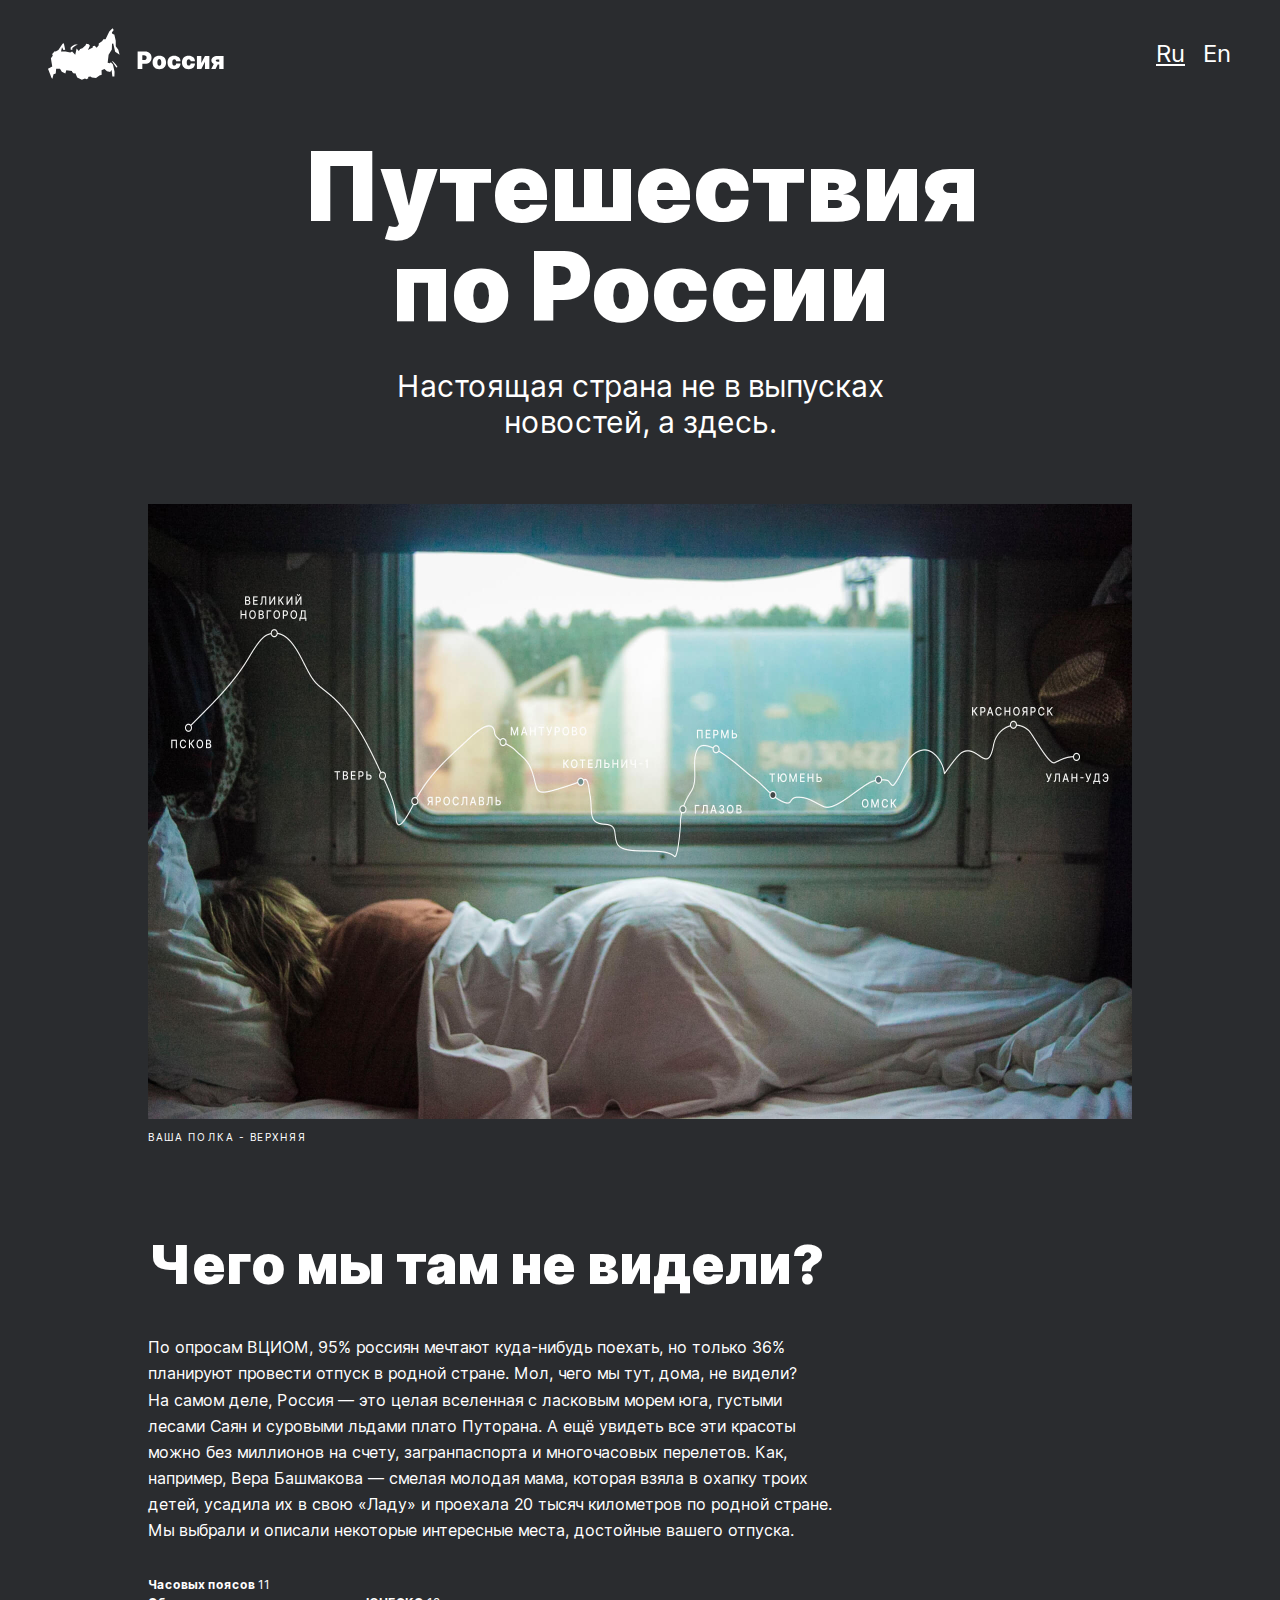
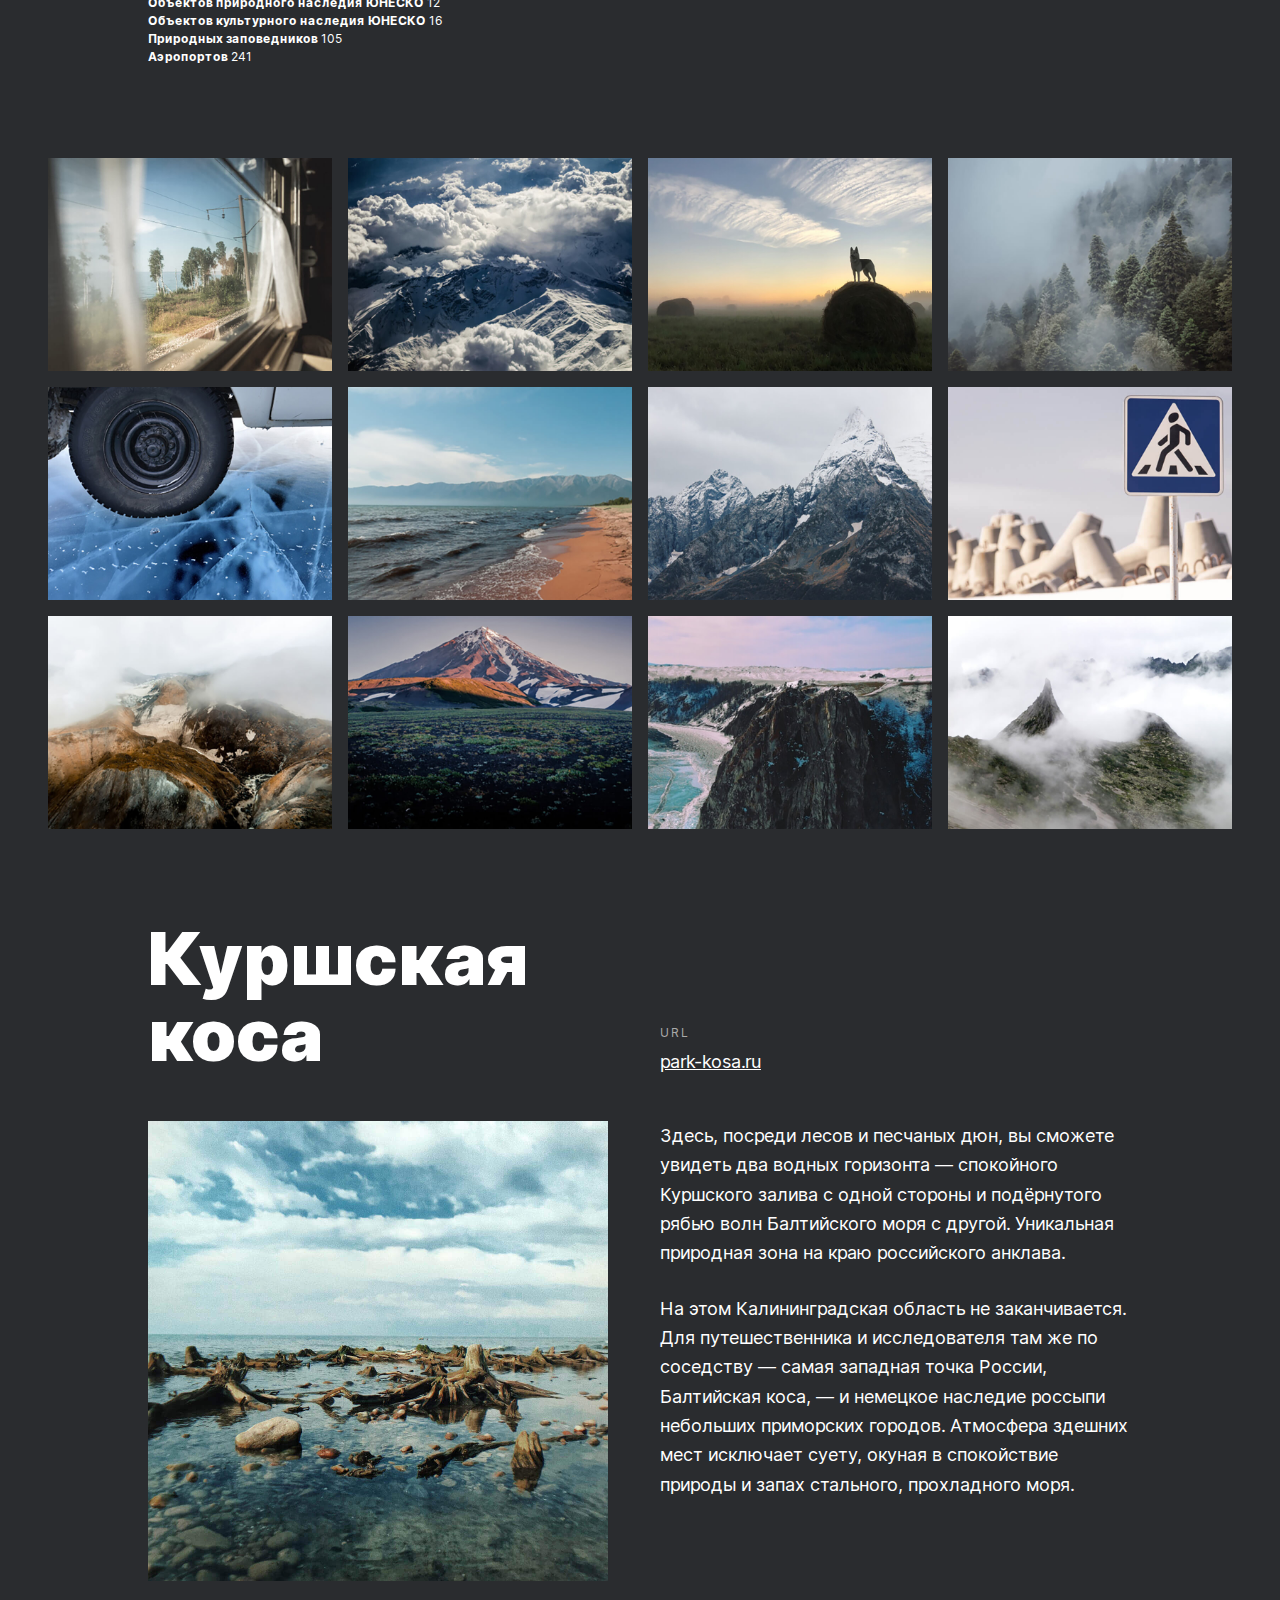
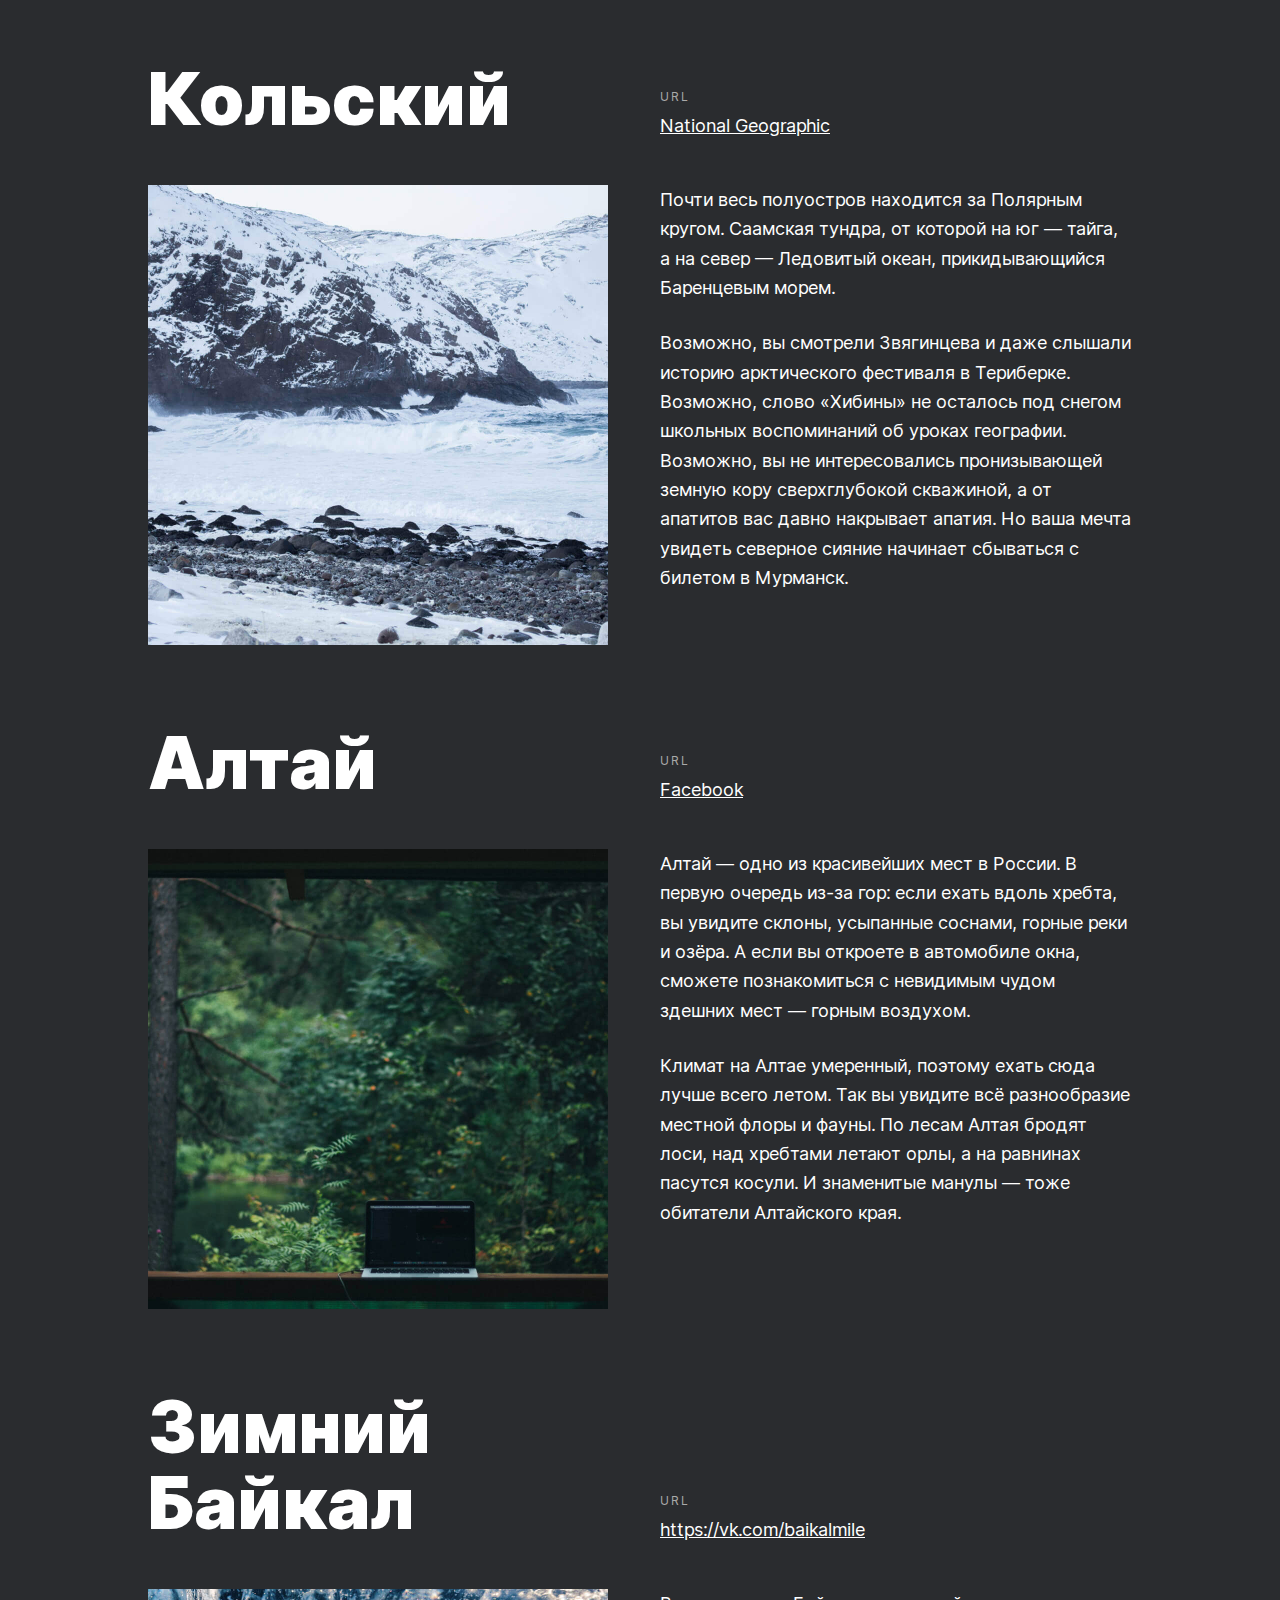
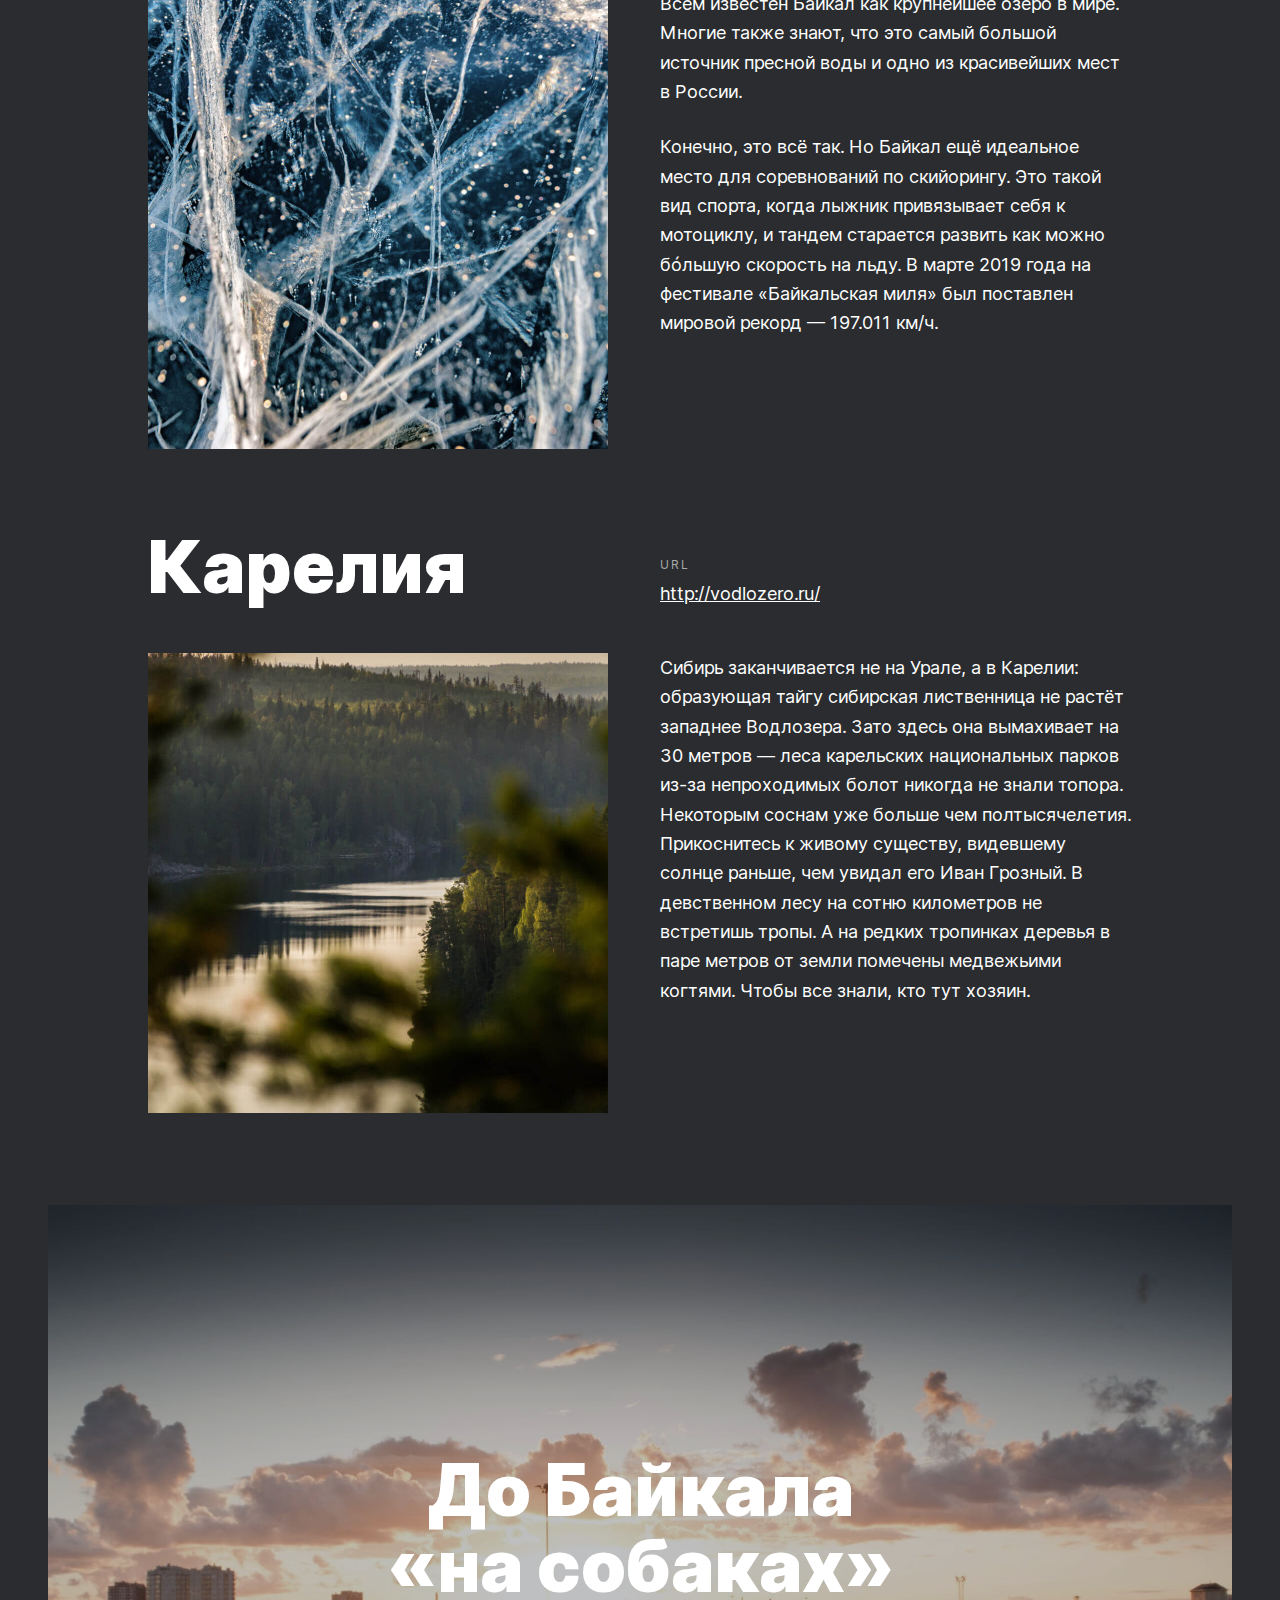
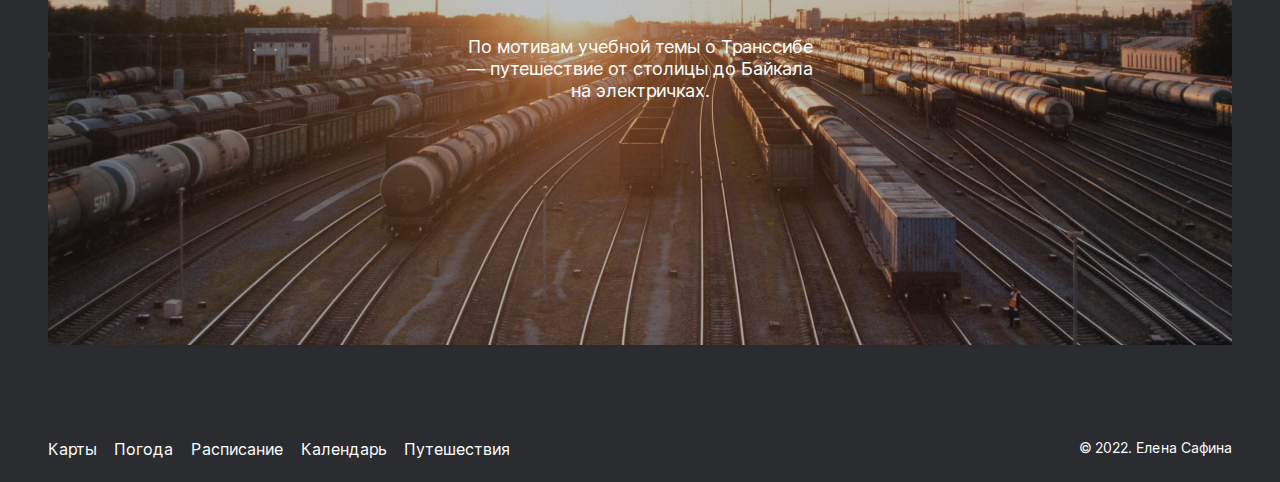
<file: index.html>
<!DOCTYPE html>
<html lang="ru">

<head>
    <meta charset="UTF-8">
    <meta name="viewport" content="width=device-width, initial-scale=1.0">
    <link rel="stylesheet" href="./pages/index.css">
    <title>Путешествия по России</title>
</head>

<body>

    <div class="page">

        <header class="header">
            <img class="header__logo" src="./images/header-logo.svg" alt="Логотип Яндекс">
            <div class="header__lang-links">
                <a href="./travel.html" class="header__lang-link header__lang-link_active">Ru</a>
                <a href="#" class="header__lang-link">En</a>
            </div>
        </header>

        <main class="content">

            <section class="lead">
                <h1 class="lead__title">Путешествия по России</h1>
                <p class="lead__subtitle">Настоящая страна не в выпусках новостей, а здесь.</p>
                <div>
                    <img class="lead__image" src="./images/lead-polka.jpg"
                        alt="Вид на спящего в поезде человека у окна">
                    <p class="lead__caption">Ваша полка - верхняя</p>
                </div>
            </section>

            <section class="intro">
                <h2 class="intro__title">Чего мы там не видели?</h2>
                <p class="intro__text">По&nbsp;опросам ВЦИОМ, 95% россиян мечтают куда-нибудь поехать,
                    но только 36% планируют провести отпуск в&nbsp;родной стране. Мол, чего мы&nbsp;тут, дома,
                    не&nbsp;видели? На&nbsp;самом деле, Россия&nbsp;&mdash; это целая вселенная с&nbsp;ласковым морем
                    юга, густыми лесами Саян и&nbsp;суровыми льдами плато Путорана. А&nbsp;ещё увидеть все эти красоты
                    можно без миллионов на&nbsp;счету, загранпаспорта и&nbsp;многочасовых перелетов. Как, например, Вера
                    Башмакова&nbsp;&mdash; смелая молодая мама, которая взяла в&nbsp;охапку троих детей, усадила
                    их&nbsp;в&nbsp;свою &laquo;Ладу&raquo; и&nbsp;проехала 20 тысяч километров по&nbsp;родной стране.
                    Мы&nbsp;выбрали и&nbsp;описали некоторые интересные места, достойные вашего отпуска.</p>
                <ul class="intro__list">
                    <li class="intro__list-item"><span class="intro__list-item-span">Часовых поясов </span>11</li>
                    <li class="intro__list-item"><span class="intro__list-item-span">Объектов природного наследия ЮНЕСКО
                        </span>12</li>
                    <li class="intro__list-item"><span class="intro__list-item-span">Объектов культурного наследия
                            ЮНЕСКО </span>16</li>
                    <li class="intro__list-item"><span class="intro__list-item-span">Природных заповедников </span>105
                    </li>
                    <li class="intro__list-item"><span class="intro__list-item-span">Аэропортов </span>241</li>
                </ul>
            </section>

            <section class="photo-grid">
                <img src="./images/photo-grid-train.jpg" alt="Вид из окна поезда" class="photo-grid__item">
                <img src="./images/photo-grid-atharva-tulsi.jpg" alt="Атхарва Тулси горы в облаках"
                    class="photo-grid__item">
                <img src="./images/photo-grid-tuman.jpg" alt="Поле в тумане" class="photo-grid__item">
                <img src="./images/photo-grid-sochi.jpg" alt="Холмы в тумане Сочи" class="photo-grid__item">
                <img src="./images/photo-grid-arisa.jpg" alt="Лёд Ариса" class="photo-grid__item">
                <img src="./images/photo-grid-baikal.jpg" alt="Байкал на фоне гор" class="photo-grid__item">
                <img src="./images/photo-grid-elbrus.jpg" alt="Эльбрус" class="photo-grid__item">
                <img src="./images/photo-grid-kondratiev.jpg" alt="Знак пешеходного перехода на фоне волнорезов"
                    class="photo-grid__item">
                <img src="./images/photo-grid-kamchatka-1.jpg" alt="Холмы Камчатки в облаках" class="photo-grid__item">
                <img src="./images/photo-grid-kamchatka-2.jpg" alt="Вулкан Камчатки" class="photo-grid__item">
                <img src="./images/photo-grid-baikal-2.jpg" alt="Горы Байкала" class="photo-grid__item">
                <img src="./images/photo-grid-ergaki.jpg" alt="Холмы в тумане Ергаки" class="photo-grid__item">
            </section>

            <section class="places">

                <div class="place">
                    <h2 class="place__title">Куршская коса</h2>
                    <div class="place__website">
                        <p class="place__url-heading">URL</p>
                        <a href="https://park-kosa.ru/" class="place__link">park-kosa.ru</a>
                    </div>
                    <img src="./images/place-kosa.jpg" alt="Воды Куршской косы" class="place__image">
                    <div class="place__paragraphs">
                        <p class="place__paragraph">Здесь, посреди лесов и песчаных дюн, вы сможете увидеть два
                            водных
                            горизонта
                            — спокойного Куршского залива с одной стороны и подёрнутого рябью волн Балтийского моря
                            с
                            другой.
                            Уникальная природная зона на краю российского анклава.</p>
                        <p class="place__paragraph">На этом Калининградская область не заканчивается. Для
                            путешественника и
                            исследователя там же по соседству — самая западная точка России, Балтийская коса, — и
                            немецкое
                            наследие россыпи небольших приморских городов. Атмосфера здешних мест исключает суету,
                            окуная в
                            спокойствие природы и запах стального, прохладного моря.</p>
                    </div>
                </div>

                <div class="place">
                    <h2 class="place__title">Кольский</h2>
                    <img src="./images/place-kolsky.jpg" alt="Горы Кольского полуострова" class="place__image">
                    <div class="place__website">
                        <p class="place__url-heading">URL</p>
                        <a href="https://yourshot.nationalgeographic.com/photos/?keywords=kolskiy"
                            class="place__link">National Geographic</a>
                    </div>
                    <div class="place__paragraphs">
                        <p class="place__paragraph">Почти весь полуостров находится за Полярным кругом. Саамская
                            тундра,
                            от
                            которой на юг —
                            тайга, а на север — Ледовитый океан, прикидывающийся Баренцевым морем.</p>
                        <p class="place__paragraph">Возможно, вы смотрели Звягинцева и даже слышали историю
                            арктического
                            фестиваля в Териберке. Возможно, слово «Хибины» не осталось под снегом школьных
                            воспоминаний
                            об
                            уроках географии. Возможно, вы не интересовались пронизывающей земную кору сверхглубокой
                            скважиной,
                            а от апатитов вас давно накрывает апатия. Но ваша мечта увидеть северное сияние начинает
                            сбываться с
                            билетом
                            в Мурманск.</p>
                    </div>
                </div>

                <div class="place">
                    <h2 class="place__title">Алтай</h2>
                    <img src="./images/place-altai.jpg" alt="Ноутбук на фоне леса Алтая" class="place__image">
                    <div class="place__website">
                        <p class="place__url-heading">URL</p>
                        <a href="https://www.facebook.com/vera.bashmakova/posts/10156011613718822"
                            class="place__link">Facebook</a>
                    </div>
                    <div class="place__paragraphs">
                        <p class="place__paragraph">Алтай — одно из красивейших мест в России.
                            В первую очередь из-за гор: если ехать вдоль хребта, вы увидите склоны, усыпанные
                            соснами,
                            горные
                            реки и озёра. А если вы откроете в автомобиле окна, сможете познакомиться с невидимым
                            чудом
                            здешних
                            мест — горным воздухом.</p>
                        <p class="place__paragraph">Климат на Алтае умеренный, поэтому ехать сюда лучше всего летом.
                            Так
                            вы
                            увидите всё разнообразие местной флоры и фауны. По лесам Алтая бродят лоси, над хребтами
                            летают
                            орлы, а на равнинах пасутся косули. И знаменитые манулы — тоже обитатели Алтайского
                            края.
                        </p>
                    </div>
                </div>

                <div class="place">
                    <h2 class="place__title">Зимний Байкал</h2>
                    <img src="./images/place-winter-baikal.jpg" alt="Лёд Байкала" class="place__image">
                    <div class="place__website">
                        <p class="place__url-heading">URL</p>
                        <a href="https://vk.com/baikalmile" class="place__link">https://vk.com/baikalmile</a>
                    </div>
                    <div class="place__paragraphs">
                        <p class="place__paragraph">Всем известен Байкал как крупнейшее озеро
                            в мире. Многие также знают, что это самый большой источник пресной воды и одно из
                            красивейших
                            мест в
                            России.</p>
                        <p class="place__paragraph">Конечно, это всё так. Но Байкал ещё идеальное место
                            для соревнований
                            по
                            скийорингу. Это такой вид спорта, когда лыжник привязывает себя
                            к мотоциклу, и тандем старается развить как можно бóльшую скорость на льду. В марте 2019
                            года на
                            фестивале «Байкальская миля» был поставлен мировой рекорд — 197.011 км/ч.</p>
                    </div>
                </div>

                <div class="place">
                    <h2 class="place__title">Карелия</h2>
                    <img src="./images/place-karelia.jpg" alt="Лес Карелии" class="place__image">
                    <div class="place__website">
                        <p class="place__url-heading">URL</p>
                        <a href="http://vodlozero.ru/" class="place__link">http://vodlozero.ru/</a>
                    </div>
                    <div class="place__paragraphs">
                        <p class="place__paragraph">Сибирь заканчивается не на Урале, а в Карелии: образующая тайгу
                            сибирская
                            лиственница не растёт западнее Водлозера. Зато здесь она вымахивает на 30 метров — леса
                            карельских
                            национальных парков из-за непроходимых болот никогда не знали топора. Некоторым соснам
                            уже
                            больше
                            чем полтысячелетия. Прикоснитесь к живому существу, видевшему солнце раньше, чем увидал
                            его
                            Иван
                            Грозный.
                            В девственном лесу на сотню километров не встретишь тропы. А на редких тропинках деревья
                            в паре метров от земли помечены медвежьими когтями. Чтобы все знали, кто тут хозяин.</p>
                    </div>
                </div>
            </section>

            <section class="cover">
                <a class="cover__link" href="https://stampsy.com/na-elektrichkakh-do-baikala">
                    <img class="cover__background" src="./images/cover-trains.jpg" alt="Железнодорожные пути в закате">
                    <div class="cover__overlay">
                        <h2 class="cover__title">До&nbsp;Байкала &laquo;на&nbsp;собаках&raquo;</h2>
                        <p class="cover__subtitle">По&nbsp;мотивам&nbsp;учебной&nbsp;темы о&nbsp;Транссибе&mdash;
                            путешествие
                            от&nbsp;столицы&nbsp;до&nbsp;Байкала на электричках.</p>
                    </div>
                </a>
            </section>
        </main>

        <footer class="footer">
            <nav class="footer__nav">
                <a href="https://yandex.ru/maps" class="footer__link">Карты</a>
                <a href="https://yandex.ru/pogoda" class="footer__link">Погода</a>
                <a href="https://rasp.yandex.ru" class="footer__link">Расписание</a>
                <a href="https://calendar.yandex.ru" class="footer__link">Календарь</a>
                <a href="https://travel.yandex.ru" class="footer__link">Путешествия</a>
            </nav>
            <p class="footer__copyright">© 2022. Елена Сафина</p>
        </footer>


    </div>

</body>

</html>
</file>
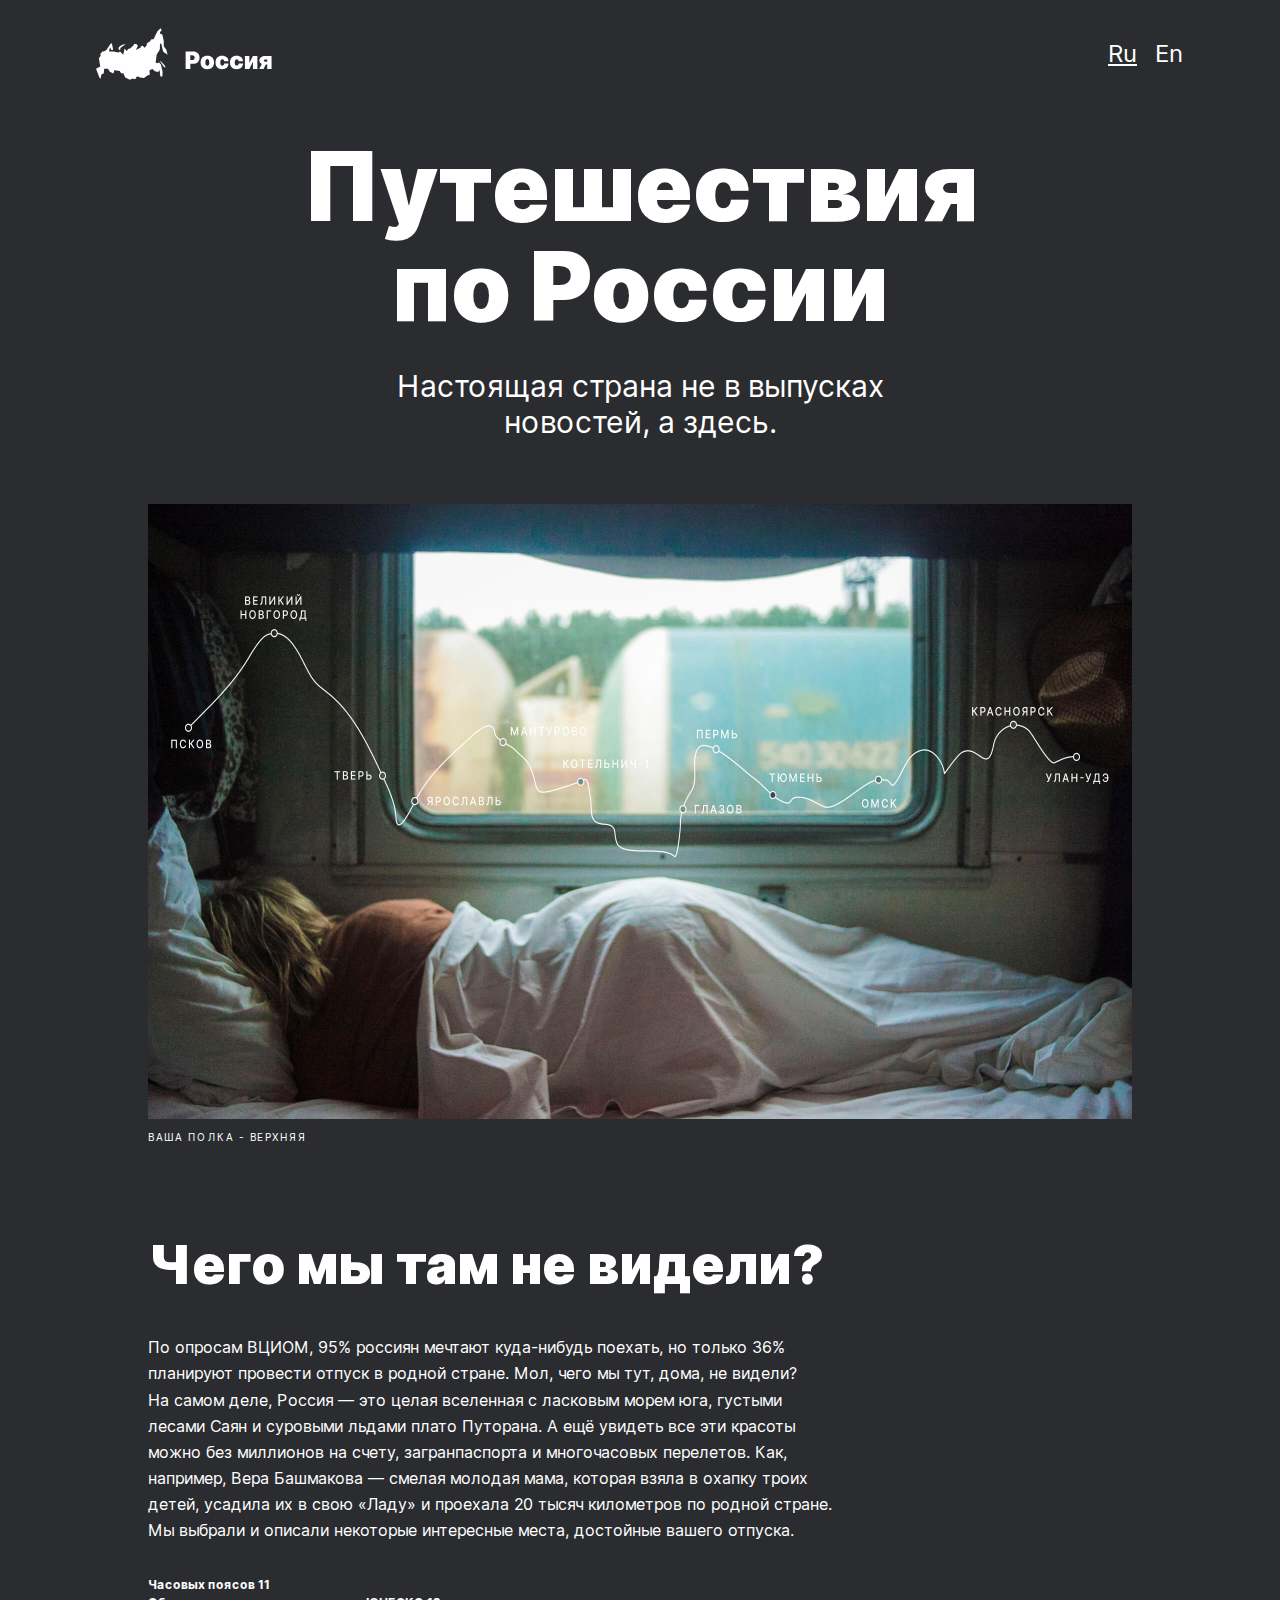
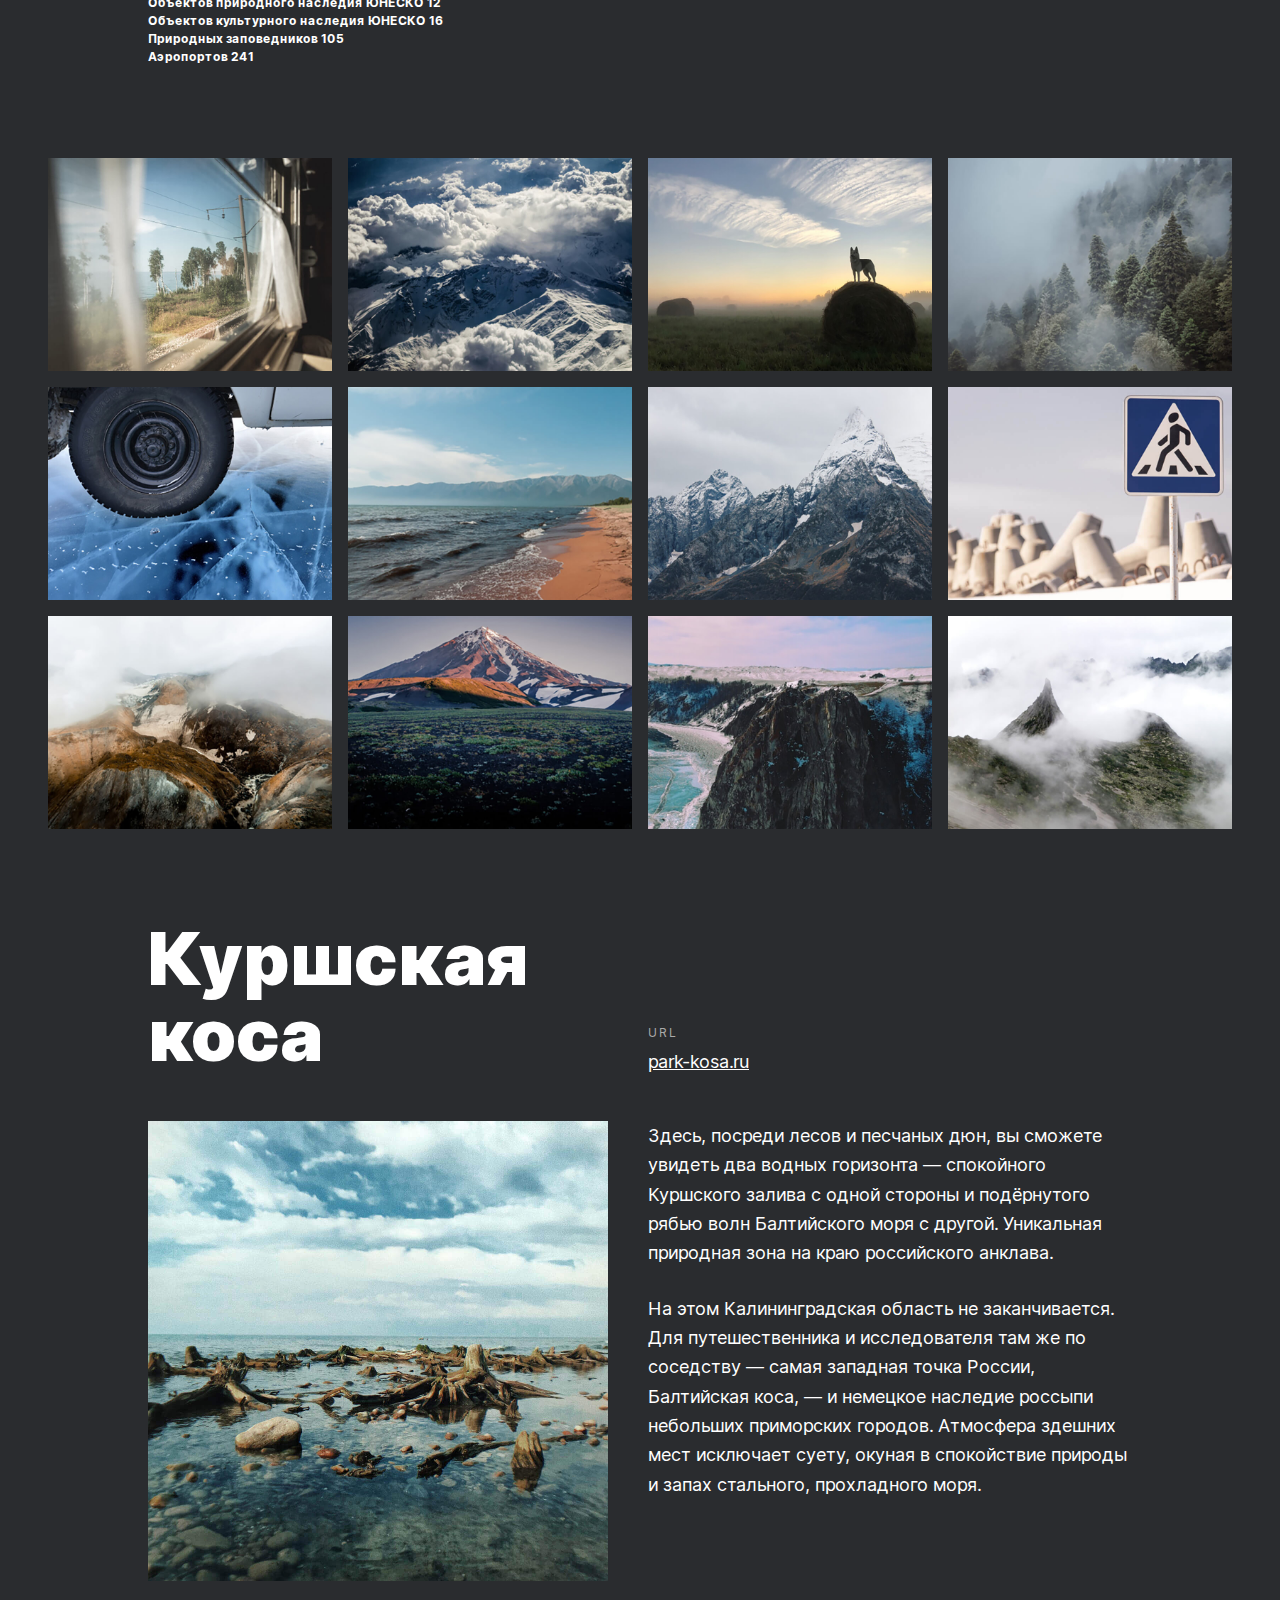
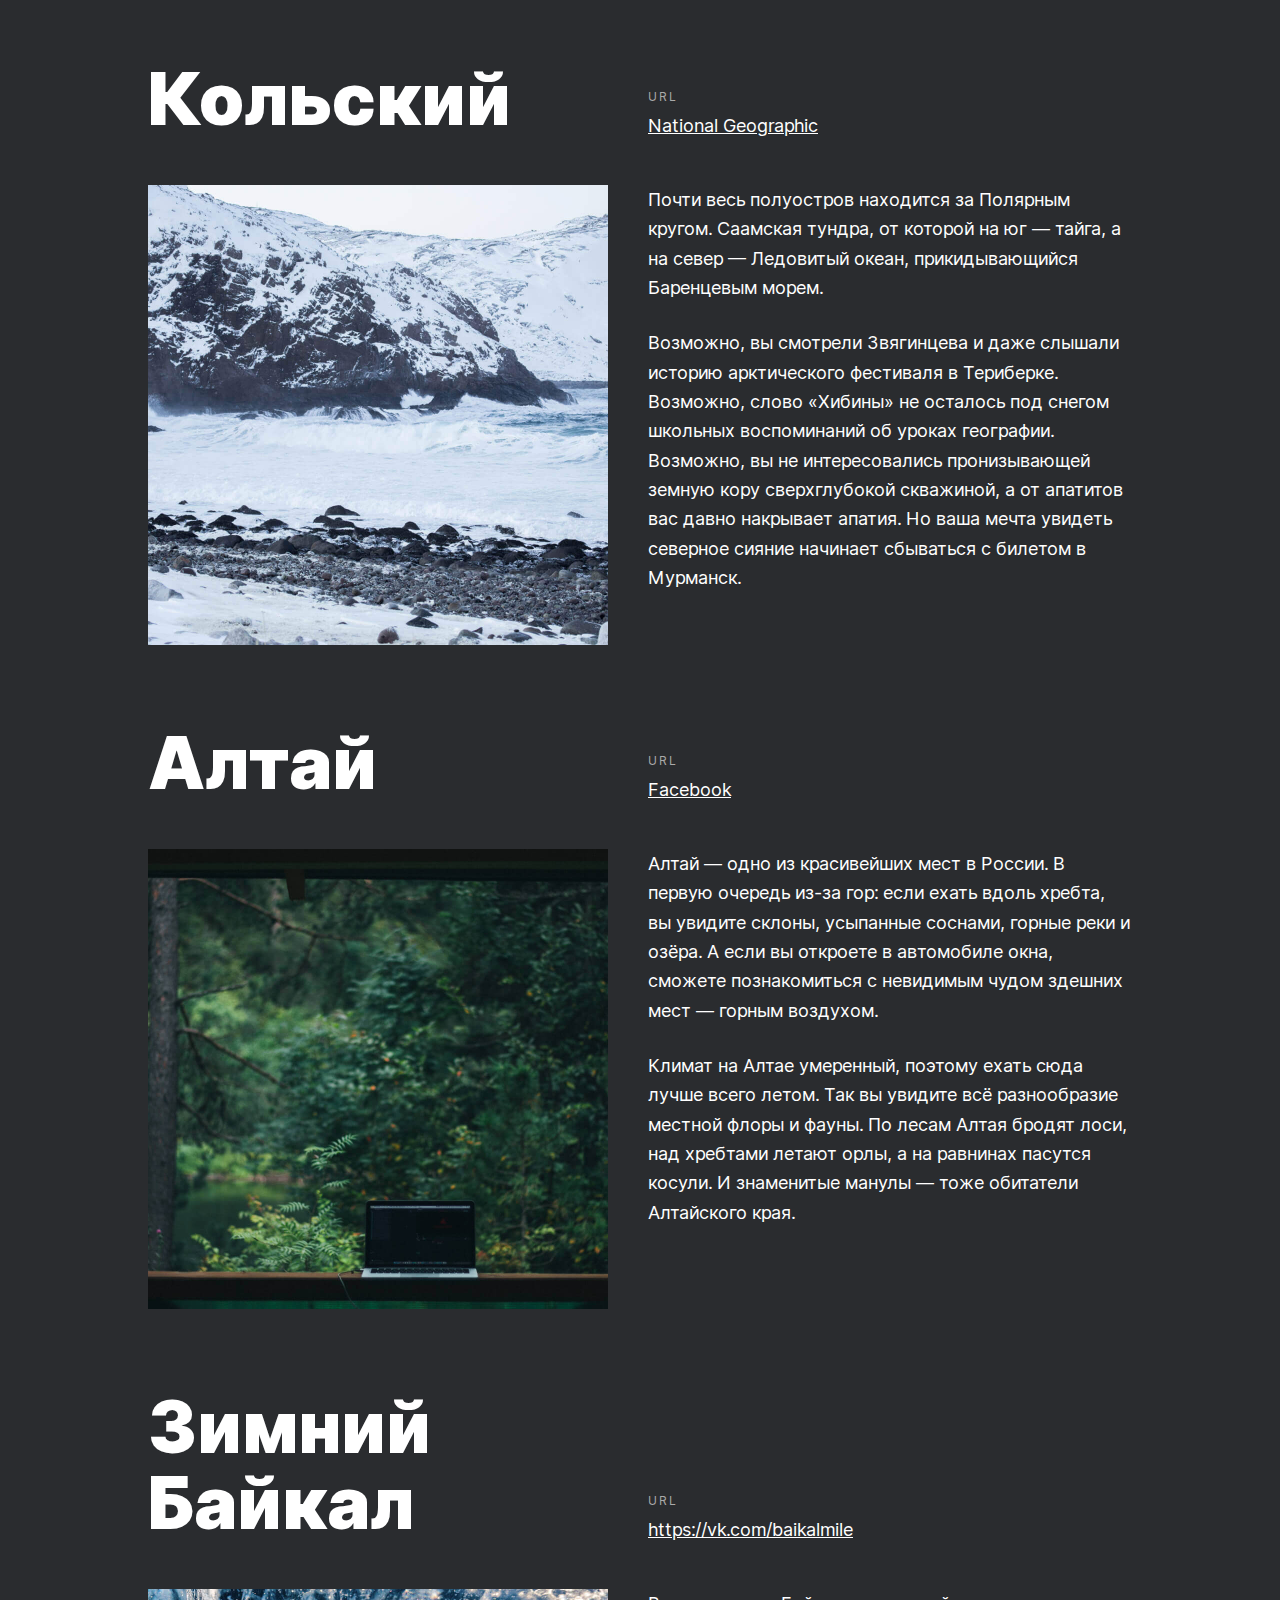
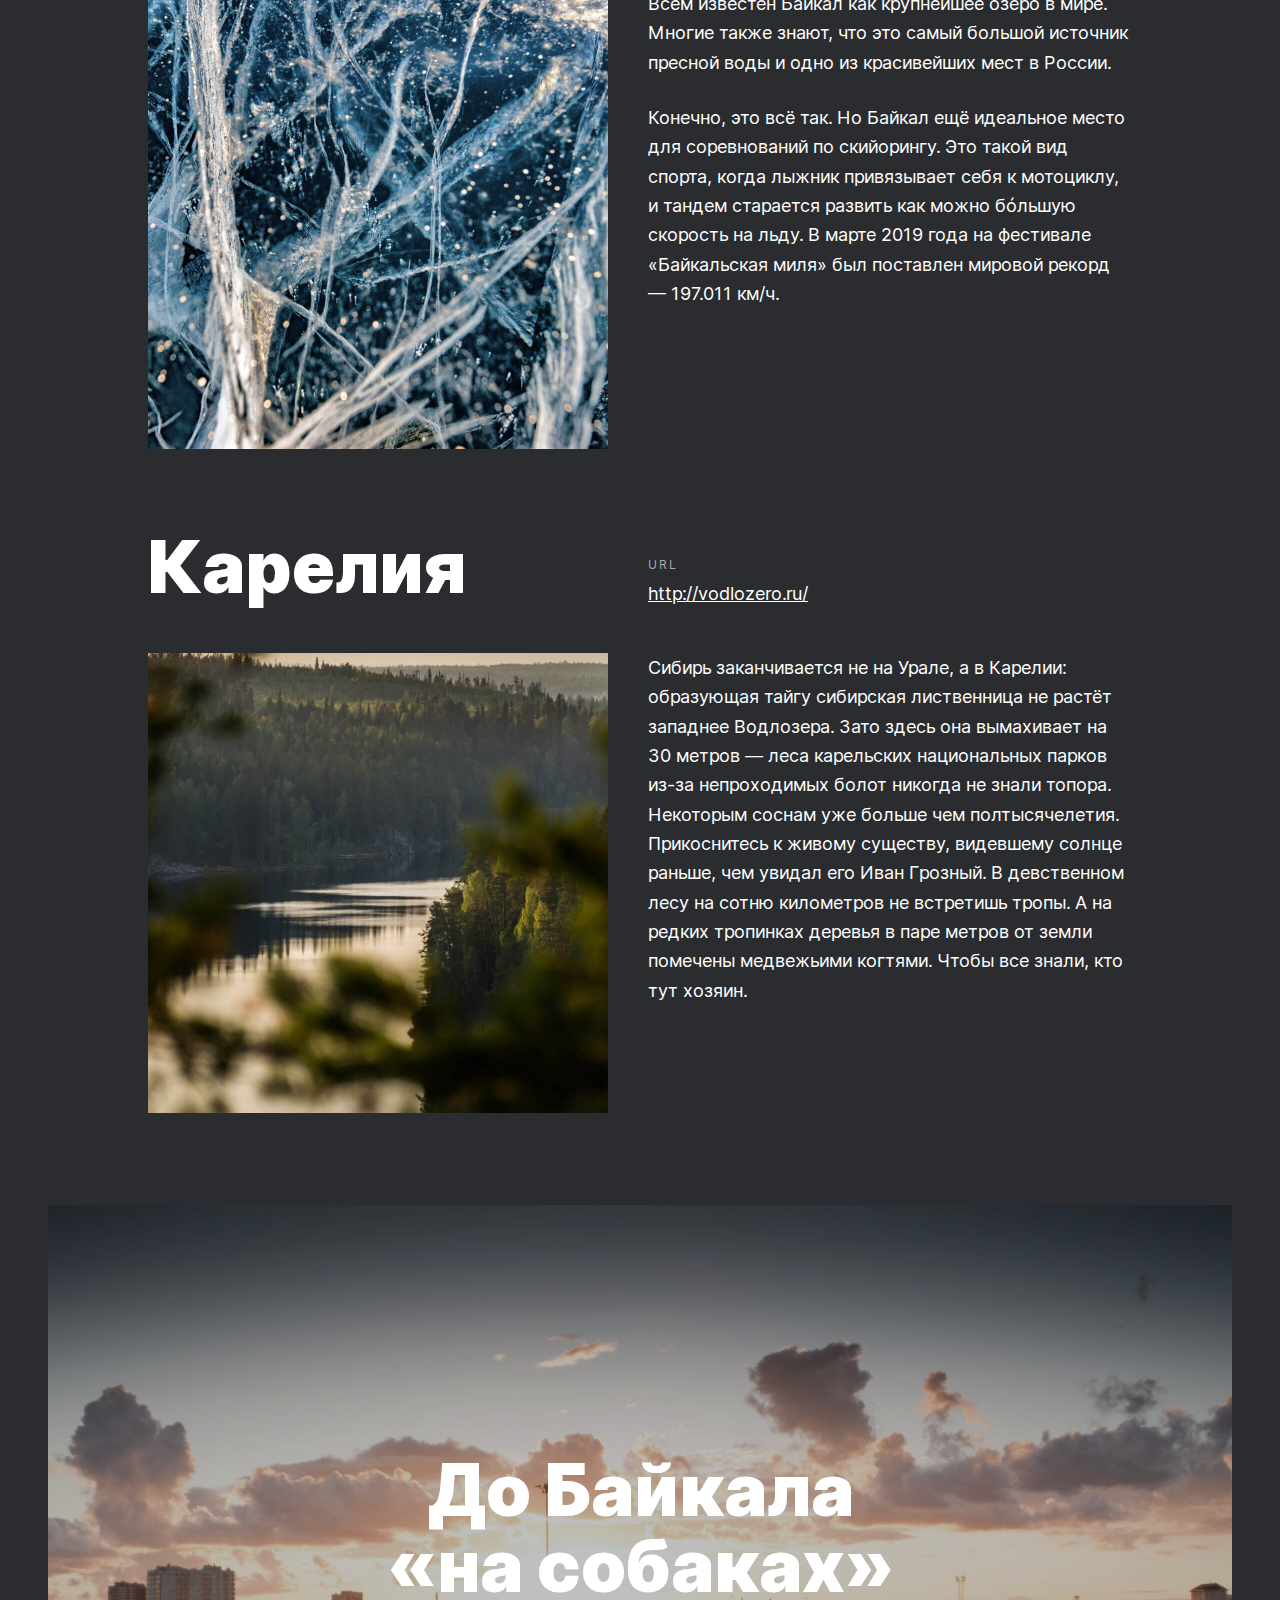
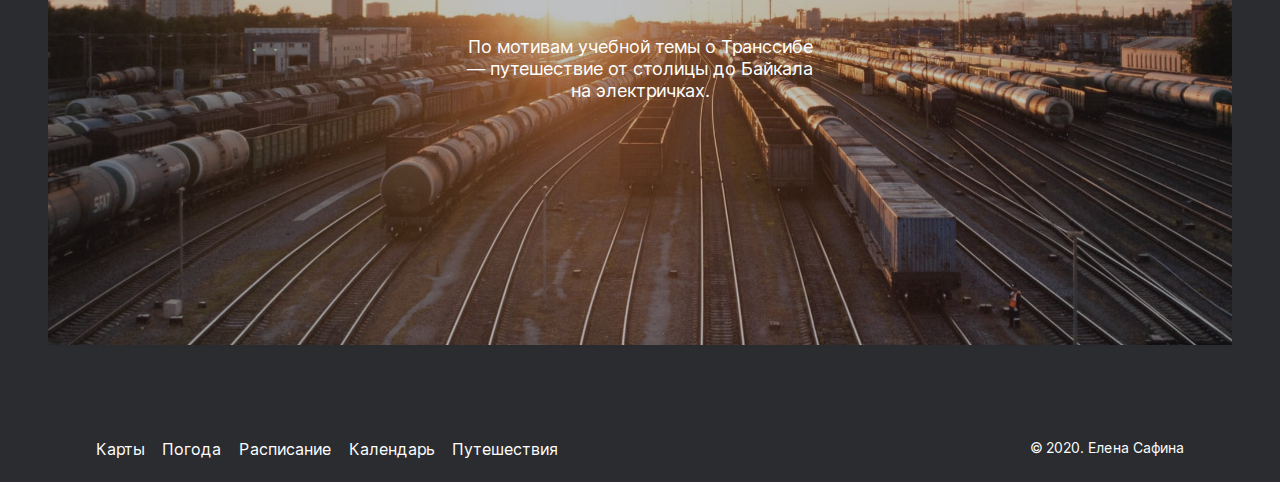
<file: travel.html>
<!DOCTYPE html>
<html lang="ru">

<head>
    <meta charset="UTF-8">
    <meta name="viewport" content="width=device-width, initial-scale=1.0">
    <link rel="stylesheet" href="./styles/travel.css">

    <title>Путешествия по России</title>
</head>

<body>

    <div class="page">

        <header class="header">
            <img class="header__logo" src="./images/header-logo.svg" alt="Логотип Яндекс">
            <div class="header__lang-links">
                <a href="./travel.html" class="header__lang-link header__lang-link_active">Ru</a>
                <a href="#" class="header__lang-link">En</a>
            </div>
        </header>

        <main class="content">

            <div class="lead">
                <h1 class="lead__title">Путешествия по России</h1>
                <p class="lead__subtitle">Настоящая страна не в выпусках новостей, а здесь.</p>
                <div>
                    <img class="lead__image" src="./images/lead-polka.jpg"
                        alt="Вид на спящего в поезде человека у окна">
                    <p class="caption">Ваша полка - верхняя</p>
                </div>
            </div>

            <div class="intro">
                <h2 class="intro__title">Чего мы там не видели?</h2>
                <p class="intro__text">По&nbsp;опросам ВЦИОМ, 95% россиян мечтают <nobr>куда-нибудь</nobr> поехать,
                    но только 36% планируют провести отпуск в&nbsp;родной стране. Мол, чего мы&nbsp;тут, дома,
                    не&nbsp;видели? На&nbsp;самом деле, Россия&nbsp;&mdash; это целая вселенная с&nbsp;ласковым морем
                    юга, густыми лесами Саян и&nbsp;суровыми льдами плато Путорана. А&nbsp;ещё увидеть все эти красоты
                    можно без миллионов на&nbsp;счету, загранпаспорта и&nbsp;многочасовых перелетов. Как, например, Вера
                    Башмакова&nbsp;&mdash; смелая молодая мама, которая взяла в&nbsp;охапку троих детей, усадила
                    их&nbsp;в&nbsp;свою &laquo;Ладу&raquo; и&nbsp;проехала 20 тысяч километров по&nbsp;родной стране.
                    Мы&nbsp;выбрали и&nbsp;описали некоторые интересные места, достойные вашего отпуска.</p>
                <ul class="intro__list">
                    <li class="intro__list_item">Часовых поясов 11</li>
                    <li class="intro__list_item">Объектов природного наследия ЮНЕСКО 12</li>
                    <li class="intro__list_item">Объектов культурного наследия ЮНЕСКО 16</li>
                    <li class="intro__list_item">Природных заповедников 105</li>
                    <li class="intro__list_item">Аэропортов 241</li>
                </ul>
            </div>

            <div class="photo-grid">
                <img src="./images/photo-grid-train.jpg" alt="" class="photo-grid__item">
                <img src="./images/photo-grid-atharva-tulsi.jpg" alt="" class="photo-grid__item">
                <img src="./images/photo-grid-tuman.jpg" alt="" class="photo-grid__item">
                <img src="./images/photo-grid-sochi.jpg" alt="" class="photo-grid__item">
                <img src="./images/photo-grid-arisa.jpg" alt="" class="photo-grid__item">
                <img src="./images/photo-grid-baikal.jpg" alt="" class="photo-grid__item">
                <img src="./images/photo-grid-elbrus.jpg" alt="" class="photo-grid__item">
                <img src="./images/photo-grid-kondratiev.jpg" alt="" class="photo-grid__item">
                <img src="./images/photo-grid-kamchatka-1.jpg" alt="" class="photo-grid__item">
                <img src="./images/photo-grid-kamchatka-2.jpg" alt="" class="photo-grid__item">
                <img src="./images/photo-grid-baikal-2.jpg" alt="" class="photo-grid__item">
                <img src="./images/photo-grid-ergaki.jpg" alt="" class="photo-grid__item">
            </div>

            <div class="places">

                <div class="place">
                    <h2 class="place__title">Куршская коса</h2>
                    <div class="place__website">
                        <p class="place__url-heading">URL</p>
                        <a href="https://park-kosa.ru/" class="place__link">park-kosa.ru</a>
                    </div>
                    <img src="./images/place-kosa.jpg" alt="" class="place__image">
                    <div class="place__paragraphs">
                        <p class="place__paragraph">Здесь, посреди лесов и песчаных дюн, вы сможете увидеть два
                            водных
                            горизонта
                            — спокойного Куршского залива с одной стороны и подёрнутого рябью волн Балтийского моря
                            с
                            другой.
                            Уникальная природная зона на краю российского анклава.</p>
                        <p class="place__paragraph">На этом Калининградская область не заканчивается. Для
                            путешественника и
                            исследователя там же по соседству — самая западная точка России, Балтийская коса, — и
                            немецкое
                            наследие россыпи небольших приморских городов. Атмосфера здешних мест исключает суету,
                            окуная в
                            спокойствие природы и запах стального, прохладного моря.</p>
                    </div>
                </div>

                <div class="place">
                    <h2 class="place__title">Кольский</h2>
                    <img src="./images/place-kolsky.jpg" alt="" class="place__image">
                    <div class="place__website">
                        <p class="place__url-heading">URL</p>
                        <a href="https://yourshot.nationalgeographic.com/photos/?keywords=kolskiy"
                            class="place__link">National Geographic</a>
                    </div>
                    <div class="place__paragraphs">
                        <p class="place__paragraph">Почти весь полуостров находится за Полярным кругом. Саамская
                            тундра,
                            от
                            которой на юг —
                            тайга, а на север — Ледовитый океан, прикидывающийся Баренцевым морем.</p>
                        <p class="place__paragraph">Возможно, вы смотрели Звягинцева и даже слышали историю
                            арктического
                            фестиваля в Териберке. Возможно, слово «Хибины» не осталось под снегом школьных
                            воспоминаний
                            об
                            уроках географии. Возможно, вы не интересовались пронизывающей земную кору сверхглубокой
                            скважиной,
                            а от апатитов вас давно накрывает апатия. Но ваша мечта увидеть северное сияние начинает
                            сбываться с
                            билетом
                            в Мурманск.</p>
                    </div>
                </div>

                <div class="place">
                    <h2 class="place__title">Алтай</h2>
                    <img src="./images/place-altai.jpg" alt="" class="place__image">
                    <div class="place__website">
                        <p class="place__url-heading">URL</p>
                        <a href="https://www.facebook.com/vera.bashmakova/posts/10156011613718822"
                            class="place__link">Facebook</a>
                    </div>
                    <div class="place__paragraphs">
                        <p class="place__paragraph">Алтай — одно из красивейших мест в России.
                            В первую очередь из-за гор: если ехать вдоль хребта, вы увидите склоны, усыпанные
                            соснами,
                            горные
                            реки и озёра. А если вы откроете в автомобиле окна, сможете познакомиться с невидимым
                            чудом
                            здешних
                            мест — горным воздухом.</p>
                        <p class="place__paragraph">Климат на Алтае умеренный, поэтому ехать сюда лучше всего летом.
                            Так
                            вы
                            увидите всё разнообразие местной флоры и фауны. По лесам Алтая бродят лоси, над хребтами
                            летают
                            орлы, а на равнинах пасутся косули. И знаменитые манулы — тоже обитатели Алтайского
                            края.
                        </p>
                    </div>
                </div>

                <div class="place">
                    <h2 class="place__title">Зимний Байкал</h2>
                    <img src="./images/place-winter-baikal.jpg" alt="" class="place__image">
                    <div class="place__website">
                        <p class="place__url-heading">URL</p>
                        <a href="https://vk.com/baikalmile" class="place__link">https://vk.com/baikalmile</a>
                    </div>
                    <div class="place__paragraphs">
                        <p class="place__paragraph">Всем известен Байкал как крупнейшее озеро
                            в мире. Многие также знают, что это самый большой источник пресной воды и одно из
                            красивейших
                            мест в
                            России.</p>
                        <p class="place__paragraph">Конечно, это всё так. Но Байкал ещё идеальное место
                            для соревнований
                            по
                            скийорингу. Это такой вид спорта, когда лыжник привязывает себя
                            к мотоциклу, и тандем старается развить как можно бóльшую скорость на льду. В марте 2019
                            года на
                            фестивале «Байкальская миля» был поставлен мировой рекорд — 197.011 км/ч.</p>
                    </div>
                </div>

                <div class="place">
                    <h2 class="place__title">Карелия</h2>
                    <img src="./images/place-karelia.jpg" alt="" class="place__image">
                    <div class="place__website">
                        <p class="place__url-heading">URL</p>
                        <a href="http://vodlozero.ru/" class="place__link">http://vodlozero.ru/</a>
                    </div>
                    <div class="place__paragraphs">
                        <p class="place__paragraph">Сибирь заканчивается не на Урале, а в Карелии: образующая тайгу
                            сибирская
                            лиственница не растёт западнее Водлозера. Зато здесь она вымахивает на 30 метров — леса
                            карельских
                            национальных парков из-за непроходимых болот никогда не знали топора. Некоторым соснам
                            уже
                            больше
                            чем полтысячелетия. Прикоснитесь к живому существу, видевшему солнце раньше, чем увидал
                            его
                            Иван
                            Грозный.
                            В девственном лесу на сотню километров не встретишь тропы. А на редких тропинках деревья
                            в паре метров от земли помечены медвежьими когтями. Чтобы все знали, кто тут хозяин.</p>
                    </div>
                </div>
            </div>

            <div class="cover">
                <a class="cover__link" href="https://stampsy.com/na-elektrichkakh-do-baikala">
                    <img class="cover__background" src="./images/cover-trains.jpg">
                    <div class="cover__overlay">
                        <h2 class="cover__title">До&nbsp;Байкала &laquo;на&nbsp;собаках&raquo;</h2>
                        <p class="cover__subtitle">По&nbsp;мотивам&nbsp;учебной&nbsp;темы о&nbsp;Транссибе&mdash;
                            путешествие
                            от&nbsp;столицы&nbsp;до&nbsp;Байкала на электричках.</p>
                    </div>
                </a>
            </div>
        </main>

        <footer class="footer">
            <a href="https://yandex.ru/maps" class="footer__link">Карты</a>
            <a href="https://yandex.ru/pogoda" class="footer__link">Погода</a>
            <a href="https://rasp.yandex.ru" class="footer__link">Расписание</a>
            <a href="https://calendar.yandex.ru" class="footer__link">Календарь</a>
            <a href="https://travel.yandex.ru" class="footer__link">Путешествия</a>
            <p class="footer__copyright">© 2020. Елена Сафина</p>
        </footer>


    </div>

</body>

</html>
</file>
<file: pages/index.css>
@import url(../vendor/normalize.css);
@import url(../fonts/Inter/fonts.css);


@import url(../blocks/content/content.css);
@import url(../blocks/cover/cover.css);
@import url(../blocks/footer/footer.css);
@import url(../blocks/header/header.css);
@import url(../blocks/intro/intro.css);
@import url(../blocks/lead/lead.css);
@import url(../blocks/page/page.css);
@import url(../blocks/photo-grid/photo-grid.css);
@import url(../blocks/place/place.css);
@import url(../blocks/places/places.css);


@import url(../blocks/cover/__background/cover__background.css);
@import url(../blocks/cover/__link/cover__link.css);
@import url(../blocks/cover/__overlay/cover__overlay.css);
@import url(../blocks/cover/__subtitle/cover__subtitle.css);
@import url(../blocks/cover/__title/cover__title.css);

@import url(../blocks/footer/__nav/footer__nav.css);
@import url(../blocks/footer/__copyright/footer__copyright.css);
@import url(../blocks/footer/__link/footer__link.css);

@import url(../blocks/header/__lang-link/header__lang-link.css);
@import url(../blocks/header/__lang-links/header__lang-links.css);
@import url(../blocks/header/__logo/header__logo.css);

@import url(../blocks/intro/__list/intro__list.css);
@import url(../blocks/intro/__list-item/intro__list-item.css);
@import url(../blocks/intro/__list-item-span/intro__list-item-span.css);
@import url(../blocks/intro/__text/intro__text.css);
@import url(../blocks/intro/__title/intro__title.css);

@import url(../blocks/lead/__image/lead__image.css);
@import url(../blocks/lead/__subtitle/lead__subtitle.css);
@import url(../blocks/lead/__title/lead__title.css);
@import url(../blocks/lead/__caption/lead__caption.css);

@import url(../blocks/photo-grid/__item/photo-grid__item.css);

@import url(../blocks/place/__image/place__image.css);
@import url(../blocks/place/__link/place__link.css);
@import url(../blocks/place/__paragraph/place__paragraph.css);
@import url(../blocks/place/__paragraphs/place__paragraphs.css);
@import url(../blocks/place/__title/place__title.css);
@import url(../blocks/place/__url-heading/place__url-heading.css);
@import url(../blocks/place/__website/place__website.css);



@import url(../blocks/header/__lang-link/_active/header__lang-link_active.css);
</file>
<file: styles/travel.css>
@import url(../fonts/Inter/fonts.css);
@import url(../vendor/normalize.css);

.page {
    margin: 0;
    font-family: Inter;
    color: #fff;
    background-color: #2A2C2F;
    display: flex;
    flex-direction: column;
    align-items: center;
}

.header {
    display: flex;
    justify-content: space-between;
    width: 1184px;
    min-height: 52px;
    margin: 28px 0 0;
    padding: 0 48px;
    box-sizing: border-box;
}

@media screen and (min-width: 320px) and (max-width: 1279px) {
    .header {
        width: 100%;
    }
}

@media screen and (min-width: 768px) and (max-width: 1023px) {
    .header {
        padding: 0 24px;
    }
}

@media screen and (min-width: 320px) and (max-width: 767px) {
    .header {
        padding: 0 16px;
    }
}

.header__logo {
    width: 176px;
    height: 52px;
}

@media screen and (min-width: 320px) and (max-width: 767px) {
    .header__logo {
        width: 142px;
        height: 42px;
    }
}

.header__lang-links {
    display: grid;
    grid-template-columns: 1fr 1fr;
    gap: 18px;
    align-items: center;
}

.header__lang-link {
    font-weight: normal;
    font-size: 24px;
    line-height: 28px;
    color: #fff;
    text-decoration-line: none;
}

@media screen and (min-width: 320px) and (max-width: 767px) {
    .header__lang-link {
        font-size: 18px;
        line-height: 20px;
    }
}

.header__lang-link_active {
    text-decoration-line: underline;
}


.content {
    display: flex;
    flex-direction: column;
    align-items: center;
    margin: 0;
    width: 1184px;
}

@media screen and (min-width: 320px) and (max-width: 1279px) {
    .content {
        width: 100%;
    }
}

.lead {
    display: flex;
    flex-direction: column;
    align-items: center;
    margin: 0;
}

@media screen and (min-width: 320px) and (max-width: 1279px) {
    .lead {
        width: 100%;
    }
}


.lead__title {
    font-style: normal;
    font-weight: 900;
    font-size: 96px;
    line-height: 100px;
    width: 720px;
    text-align: center;
    margin: 56px 0 32px;
}

@media screen and (min-width: 1024px) and (max-width: 1279px) {
    .lead__title {
        margin: 48px 0 32px;
    }
}

@media screen and (min-width: 768px) and (max-width: 1023px) {
    .lead__title {
        margin: 48px 0 32px;
    }
}

@media screen and (min-width: 320px) and (max-width: 767px) {
    .lead__title {
        font-size: 40px;
        line-height: 44px;
        width: 288px;
        margin: 48px 0 16px;
    }
}

.lead__subtitle {
    font-style: normal;
    font-weight: normal;
    font-size: 30px;
    line-height: 36px;
    width: 640px;
    text-align: center;
    margin: 0;
}

@media screen and (min-width: 320px) and (max-width: 767px) {
    .lead__subtitle {
        font-size: 16px;
        line-height: 20px;
        width: 288px;
    }
}

.lead__image {
    height: 615px;
    margin: 64px 0 8px;
}

@media screen and (min-width: 1024px) and (max-width: 1279px) {
    .lead__image {
        height: 580px;
        margin: 56px 0 8px;
    }
}

@media screen and (min-width: 768px) and (max-width: 1023px) {
    .lead__image {
        height: 480px;
        margin: 56px 0 8px;
    }
}

@media screen and (min-width: 320px) and (max-width: 767px) {
    .lead__image {
        width: 100%;
        height: 100%;
        margin: 40px 0 8px;
    }
}

.caption {
    width: 100%;
    font-style: normal;
    font-weight: normal;
    font-size: 10px;
    line-height: 14px;
    letter-spacing: 1.5px;
    text-transform: uppercase;
    margin: 0;
}

.intro {
    margin: 92px 0;
    width: 984px;
    padding-right: calc(984px - 690px);
    box-sizing: border-box;
}

@media screen and (min-width: 1024px) and (max-width: 1279px) {
    .intro {
        width: 928px;
        padding-right: calc(928px - 690px);
    }
}

@media screen and (min-width: 768px) and (max-width: 1023px) {
    .intro {
        width: 100%;
        margin: 88px 0;
        padding: 0 24px;
    }
}

@media screen and (min-width: 320px) and (max-width: 767px) {
    .intro {
        width: 100%;
        margin: 64px 0;
        padding: 0 16px;
    }
}

.intro__title {
    font-style: normal;
    font-weight: 900;
    font-size: 54px;
    line-height: 58px;
    margin: 0;
}

@media screen and (min-width: 320px) and (max-width: 767px) {
    .intro__title {
        font-size: 32px;
        line-height: 35px;
    }
}

.intro__text {
    font-style: normal;
    font-weight: normal;
    font-size: 16px;
    line-height: 163%;
    margin: 40px 0 33px;
}

.intro__list {
    margin: 0;
    padding-left: 0;
    list-style-type: none;
}

.intro__list_item {
    font-style: normal;
    font-weight: bold;
    font-size: 12px;
    line-height: 18px;
}

.photo-grid {
    display: grid;
    grid-template-columns: repeat(4, 284px);
    grid-template-rows: repeat(3, 213px);
    gap: 16px;
}

@media screen and (min-width: 1024px) and (max-width: 1279px) {
    .photo-grid {
        display: grid;
        grid-template-columns: repeat(3, 300px);
        grid-template-rows: repeat(4, 225px);
        gap: 14px;
    }
}

@media screen and (min-width: 768px) and (max-width: 1023px) {
    .photo-grid {
        display: grid;
        grid-template-columns: 352px 352px;
        grid-template-rows: repeat(6, 264px);
        gap: 16px;
    }
}

@media screen and (min-width: 320px) and (max-width: 767px) {
    .photo-grid {
        display: grid;
        grid-template-columns: 288px;
        grid-template-rows: repeat(12, 216px);
        gap: 12px;
    }
}

.photo-grid__item {
    width: 100%;
    height: 100%;
}

.places {
    width: 984px;
    display: grid;
    margin: 92px 0;
    gap: 80px;
}

@media screen and (min-width: 1024px) and (max-width: 1279px) {
    .places {
        width: 928px;
    }
}

@media screen and (min-width: 768px) and (max-width: 1023px) {
    .places {
        width: 100%;
        margin: 88px 0 90px;
        padding: 0 24px;
        box-sizing: border-box;
        gap: 73px;
    }
}

@media screen and (min-width: 320px) and (max-width: 767px) {
    .places {
        width: 100%;
        margin: 64px 0 66px;
        gap: 50px;
    }
}

.place {
    display: grid;
    grid-auto-flow: column;
    grid-template-columns: auto auto;
    grid-template-rows: auto auto;
    gap: 48px 40px;
}

@media screen and (min-width: 1024px) and (max-width: 1279px) {
    .place {
        gap: 48px 32px;
    }
}

@media screen and (min-width: 768px) and (max-width: 1023px) {
    .place {
        gap: 48px 28px;
    }
}

@media screen and (min-width: 320px) and (max-width: 767px) {
    .place {
        grid-template-columns: auto;
        grid-template-rows: repeat(4, auto);
        width: 100%;
        justify-items: center;
    }
}

.place__title {
    font-style: normal;
    font-weight: 900;
    font-size: 72px;
    line-height: 76px;
    grid-row: 1;
    grid-column: 1;
    margin: 0;
}

@media screen and (min-width: 768px) and (max-width: 1023px) {
    .place__title {
        font-size: 42px;
        line-height: 46px;
    }
}

@media screen and (min-width: 320px) and (max-width: 767px) {
    .place__title {
        font-size: 32px;
        line-height: 35px;
        padding: 0 16px;
        box-sizing: border-box;
        width: 100%;
        max-width: 550px;
    }
}

.place__image {
    width: 460px;
    height: 460px;
    grid-row: 2;
    grid-column: 1;
}

@media screen and (min-width: 1024px) and (max-width: 1279px) {
    .place__image {
        width: 440px;
        height: 440px;

    }
}

@media screen and (min-width: 768px) and (max-width: 1023px) {
    .place__image {
        width: 340px;
        height: 340px;
    }
}

@media screen and (min-width: 501px) and (max-width: 767px) {
    .place__image {
        object-fit: cover;
        height: 320px;
        grid-row: 3;
        grid-column: 1;
    }
}

@media screen and (min-width: 320px) and (max-width: 500px) {
    .place__image {
        width: 320px;
        height: 320px;
        grid-row: 3;
        grid-column: 1;
    }
}

.place__website {
    grid-row: 1;
    grid-column: 2;
    display: flex;
    flex-direction: column;
    justify-content: flex-end;
}

@media screen and (min-width: 320px) and (max-width: 767px) {
    .place__website {
        grid-row: 2;
        grid-column: 1;
        padding: 0 16px;
        box-sizing: border-box;
        width: 100%;
        max-width: 550px;
    }
}

.place__url-heading {
    font-style: normal;
    font-weight: normal;
    font-size: 12px;
    line-height: 12px;
    letter-spacing: 2px;
    color: #aaa;
    margin: 0;

}

.place__link {
    font-style: normal;
    font-weight: normal;
    font-size: 18px;
    line-height: 22px;
    text-decoration-line: underline;
    color: #fff;
    margin-top: 12px;
}

.place__link:hover {
    opacity: .8;
}

.place__paragraphs {
    width: 484px;
}

@media screen and (min-width: 1024px) and (max-width: 1279px) {
    .place__paragraphs {
        width: 456px;
    }
}

@media screen and (min-width: 768px) and (max-width: 1023px) {
    .place__paragraphs {
        font-style: normal;
        font-size: 16px;
        width: 352px;
    }
}

@media screen and (min-width: 320px) and (max-width: 767px) {
    .place__paragraphs {
        font-style: normal;
        font-size: 16px;
        padding: 0 16px;
        box-sizing: border-box;
        width: 100%;
        max-width: 550px;
        grid-row: 4;
        grid-column: 1;
    }
}

.place__paragraph {
    margin: 0 0 26px 0;
    font-style: normal;
    font-weight: normal;
    font-size: 18px;
    line-height: 163%;

}

.place__paragraph:last-of-type {
    margin: 0;
}

.cover {
    width: 1184px;
    margin: 0 0 92px;
}

@media screen and (min-width: 320px) and (max-width: 1279px) {
    .cover {
        width: 100%;
    }
}

.cover__background {
    width: 1184px;
}

@media screen and (min-width: 320px) and (max-width: 1279px) {
    .cover__background {
        width: 100%;
    }
}

.cover__link {
    color: #fff;
    text-decoration: none;
    display: block;
    position: relative;

}

.cover__overlay {

    background-color: rgba(41, 43, 46, 0.3);
    display: flex;
    flex-direction: column;
    align-items: center;
    justify-content: center;
    position: absolute;
    top: 0;
    right: 0;
    bottom: 0;
    left: 0;
}

.cover__overlay:hover {
    background-color: rgba(41, 43, 46, 0.8);
}

.cover__title {
    font-style: normal;
    font-weight: 900;
    font-size: 72px;
    line-height: 76px;
    width: 560px;
    text-align: center;
    margin: 0 0;
}

@media screen and (min-width: 320px) and (max-width: 600px) {
    .cover__title {
        width: 288px;
        font-size: 32px;
        line-height: 35px;
    }
}

.cover__subtitle {
    font-style: normal;
    font-weight: normal;
    font-size: 18px;
    line-height: 22px;
    width: 360px;
    text-align: center;
    margin: 32px 0 0;
}

@media screen and (min-width: 320px) and (max-width: 600px) {
    .cover__subtitle {
        width: 288px;
        font-size: 14px;
        line-height: 16px;
        margin: 16px 0 0;
    }
}

.footer {
    width: 1184px;
    min-height: 18px;
    display: flex;
    margin: 0 0 24px;
    padding: 0 48px;
    box-sizing: border-box;
}

@media screen and (min-width: 320px) and (max-width: 1279px) {
    .footer {
        width: 100%;
    }
}

@media screen and (min-width: 768px) and (max-width: 1023px) {
    .footer {
        padding: 0 24px;
    }
}

@media screen and (min-width: 320px) and (max-width: 767px) {
    .footer {
        padding: 0 16px;
        flex-direction: column;
    }
}

.footer__link {
    font-style: normal;
    font-weight: normal;
    font-size: 16px;
    line-height: 18px;
    color: #fff;
    text-decoration-line: none;
    margin: 0 18px 0 0;
}

@media screen and (min-width: 320px) and (max-width: 767px) {
    .footer__link {
        font-size: 24px;
        line-height: 24px;
        margin: 32px 0 0;
    }
}

.footer__link:hover {
    opacity: .8;
}

.footer__copyright {
    font-style: normal;
    font-weight: normal;
    font-size: 14px;
    line-height: 16px;
    margin: 0 0 0 auto;
}

@media screen and (min-width: 320px) and (max-width: 767px) {
    .footer__copyright {
        line-height: 14px;
        margin: 48px 0 0;
    }
}
</file>
